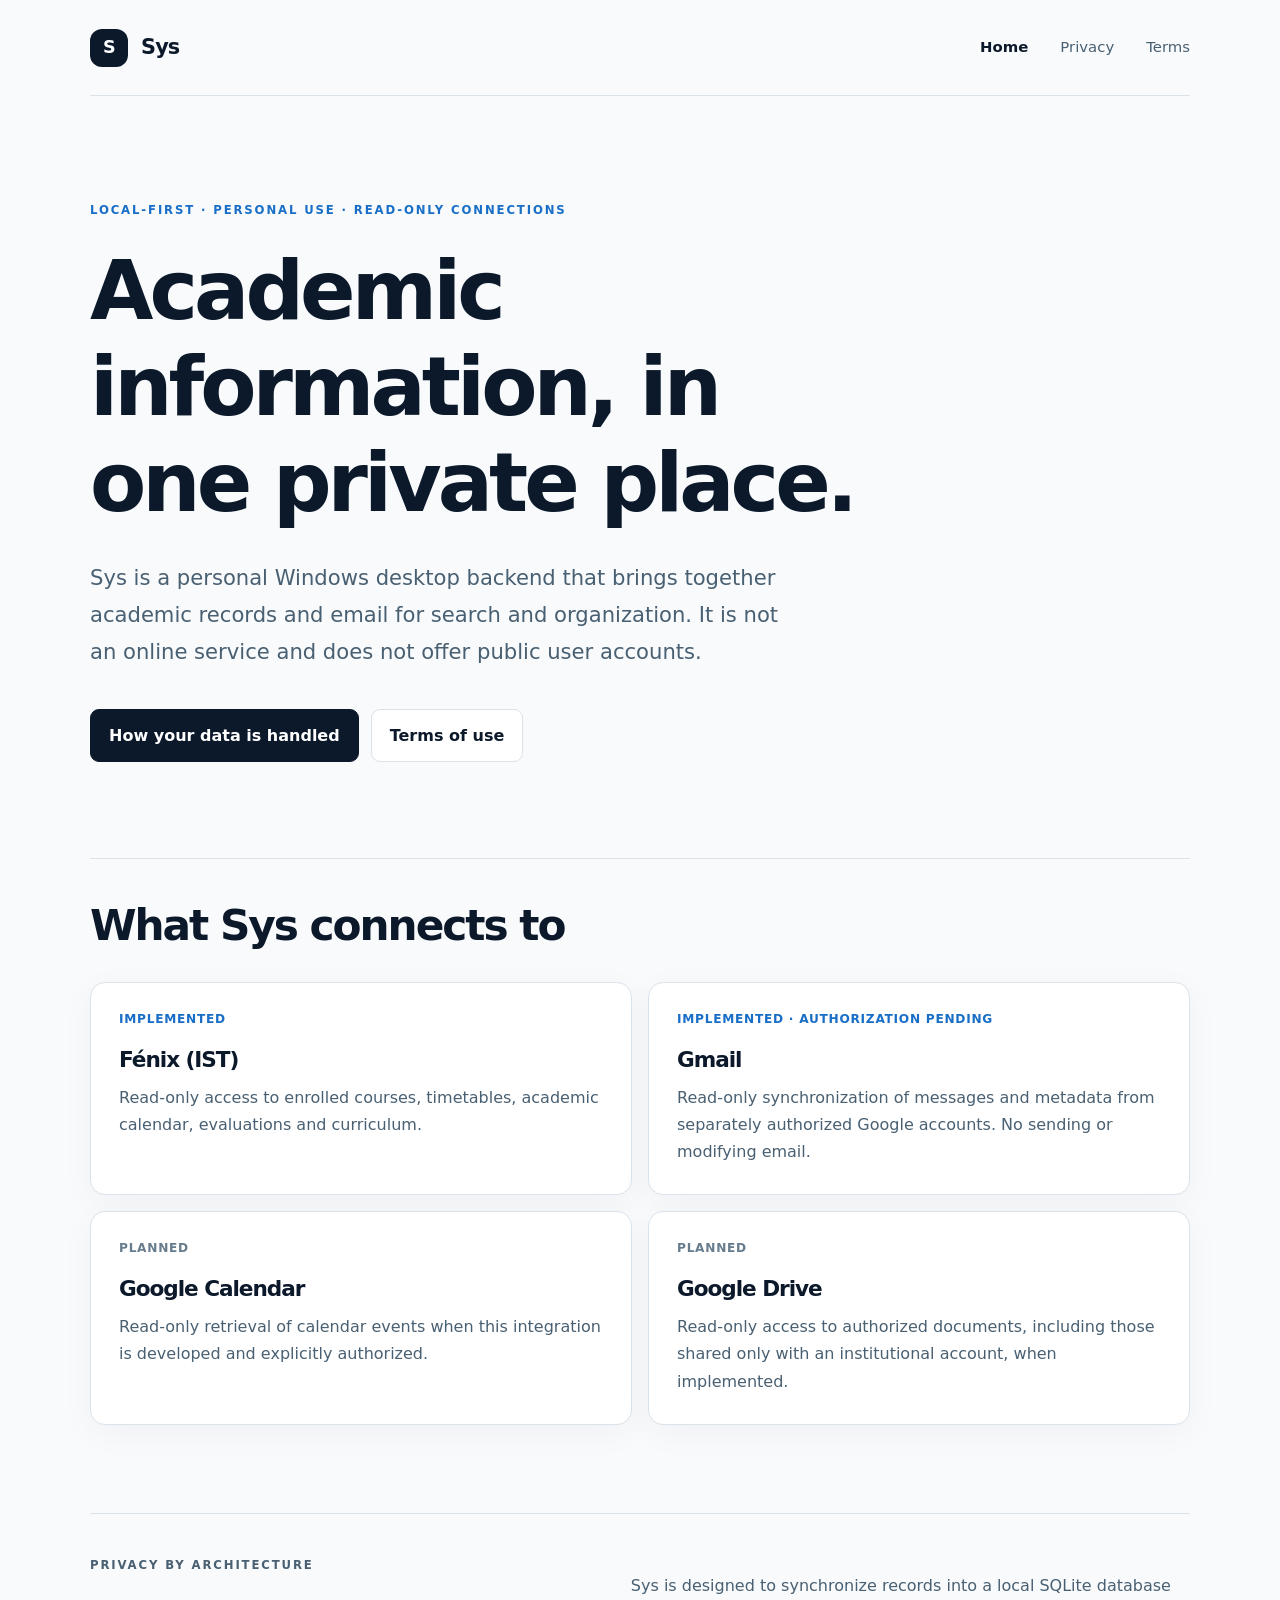
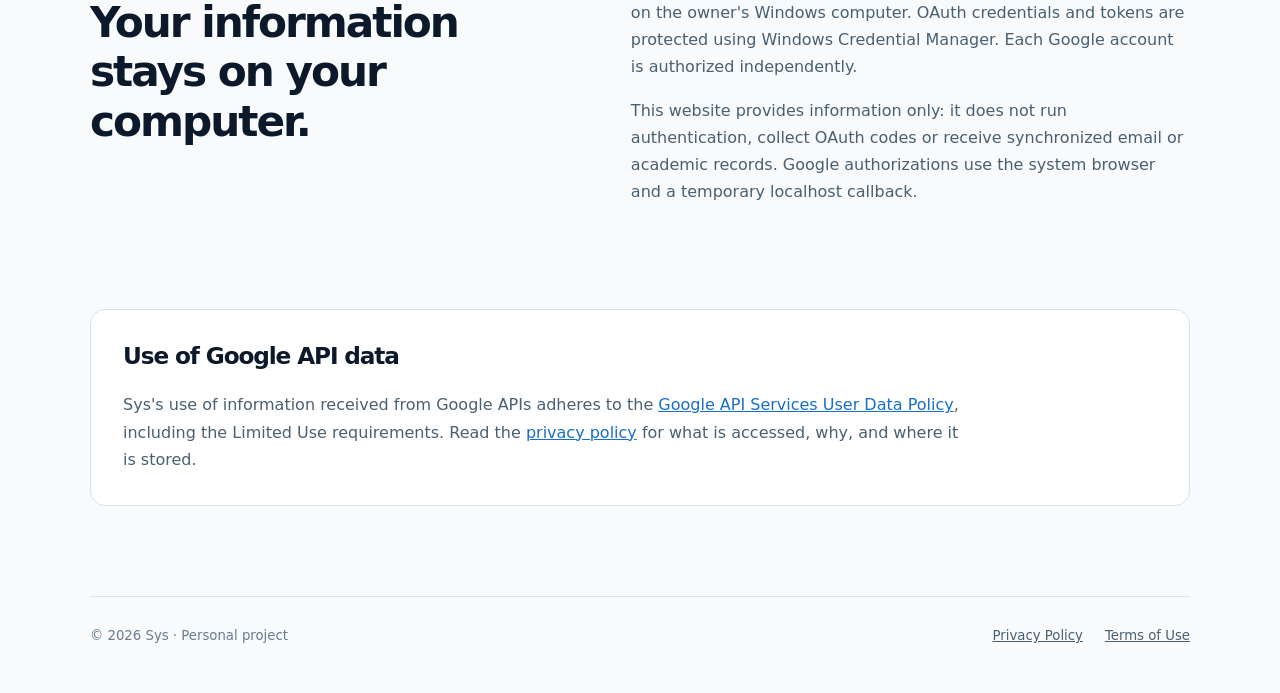
<file: index.html>
<!doctype html>
<html lang="en">
<head>
  <meta charset="utf-8">
  <meta name="viewport" content="width=device-width,initial-scale=1">
  <meta name="description" content="Sys is a personal, local-first academic information organizer.">
  <meta name="color-scheme" content="light dark">
  <title>Sys  |  Personal academic organizer</title>
  <link rel="stylesheet" href="styles.css">
</head>
<body>
  <div class="shell">
    <header class="topbar">
      <a class="brand" href="./" aria-label="Sys home"><span class="mark" aria-hidden="true">S</span><span>Sys</span></a>
      <nav aria-label="Main navigation"><a aria-current="page" href="./">Home</a><a href="privacy.html">Privacy</a><a href="terms.html">Terms</a></nav>
    </header>
    <main>
      <section class="hero" aria-labelledby="hero-title">
        <p class="eyebrow">Local-first · Personal use · Read-only connections</p>
        <h1 id="hero-title">Academic information, in one private place.</h1>
        <p class="lead">Sys is a personal Windows desktop backend that brings together academic records and email for search and organization. It is not an online service and does not offer public user accounts.</p>
        <div class="actions"><a class="action primary" href="privacy.html">How your data is handled</a><a class="action secondary" href="terms.html">Terms of use</a></div>
      </section>
      <section class="section" aria-labelledby="features-title">
        <h2 id="features-title">What Sys connects to</h2>
        <div class="grid">
          <article class="tile"><p class="status">Implemented</p><h3>Fénix (IST)</h3><p>Read-only access to enrolled courses, timetables, academic calendar, evaluations and curriculum.</p></article>
          <article class="tile"><p class="status">Implemented · authorization pending</p><h3>Gmail</h3><p>Read-only synchronization of messages and metadata from separately authorized Google accounts. No sending or modifying email.</p></article>
          <article class="tile"><p class="status future">Planned</p><h3>Google Calendar</h3><p>Read-only retrieval of calendar events when this integration is developed and explicitly authorized.</p></article>
          <article class="tile"><p class="status future">Planned</p><h3>Google Drive</h3><p>Read-only access to authorized documents, including those shared only with an institutional account, when implemented.</p></article>
        </div>
      </section>
      <section class="section split" aria-labelledby="model-title">
        <div><p class="eyebrow">Privacy by architecture</p><h2 id="model-title">Your information stays on your computer.</h2></div>
        <div><p>Sys is designed to synchronize records into a local SQLite database on the owner's Windows computer. OAuth credentials and tokens are protected using Windows Credential Manager. Each Google account is authorized independently.</p><p>This website provides information only: it does not run authentication, collect OAuth codes or receive synchronized email or academic records. Google authorizations use the system browser and a temporary localhost callback.</p></div>
      </section>
      <section class="notice">
        <h2>Use of Google API data</h2>
        <p>Sys's use of information received from Google APIs adheres to the <a href="https://developers.google.com/terms/api-services-user-data-policy" rel="noopener noreferrer">Google API Services User Data Policy</a>, including the Limited Use requirements. Read the <a href="privacy.html">privacy policy</a> for what is accessed, why, and where it is stored.</p>
      </section>
    </main>
    <footer><span>© 2026 Sys · Personal project</span><span><a href="privacy.html">Privacy Policy</a><a href="terms.html">Terms of Use</a></span></footer>
  </div>
</body>
</html>
</file>
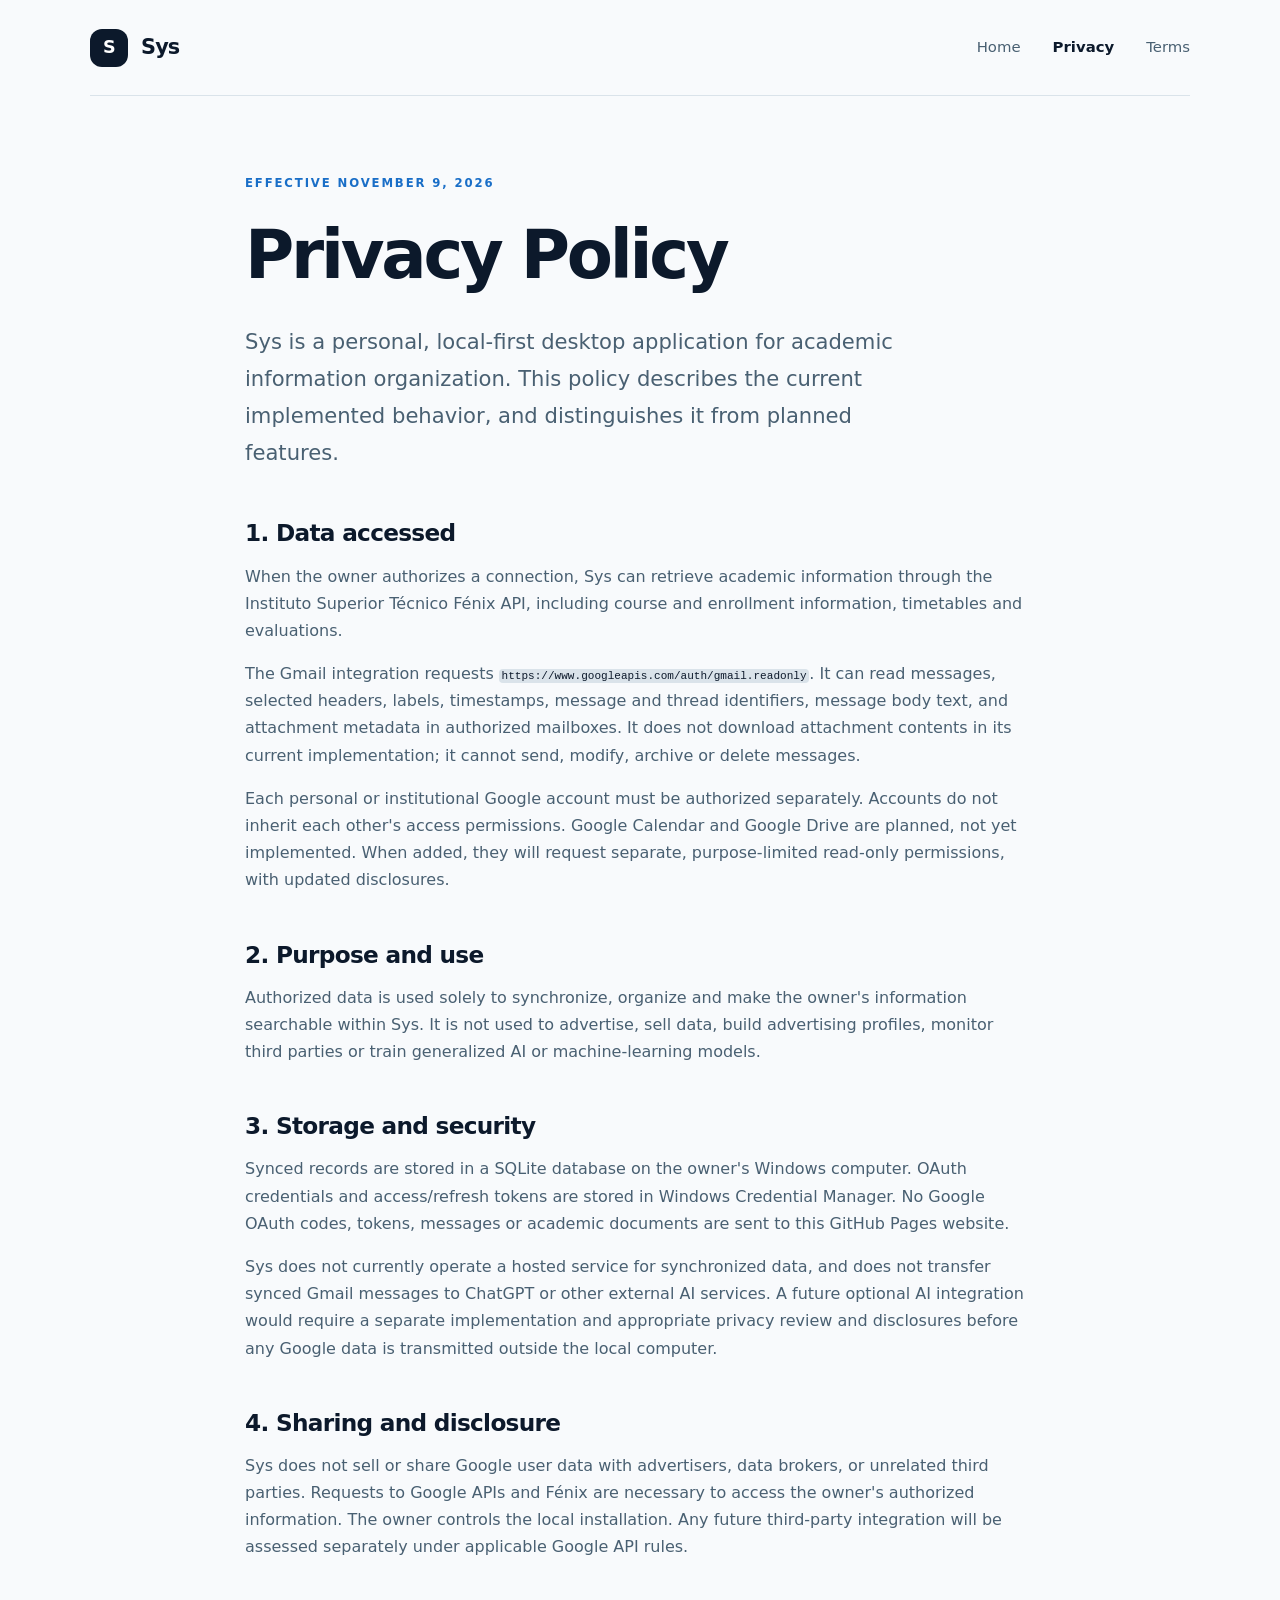
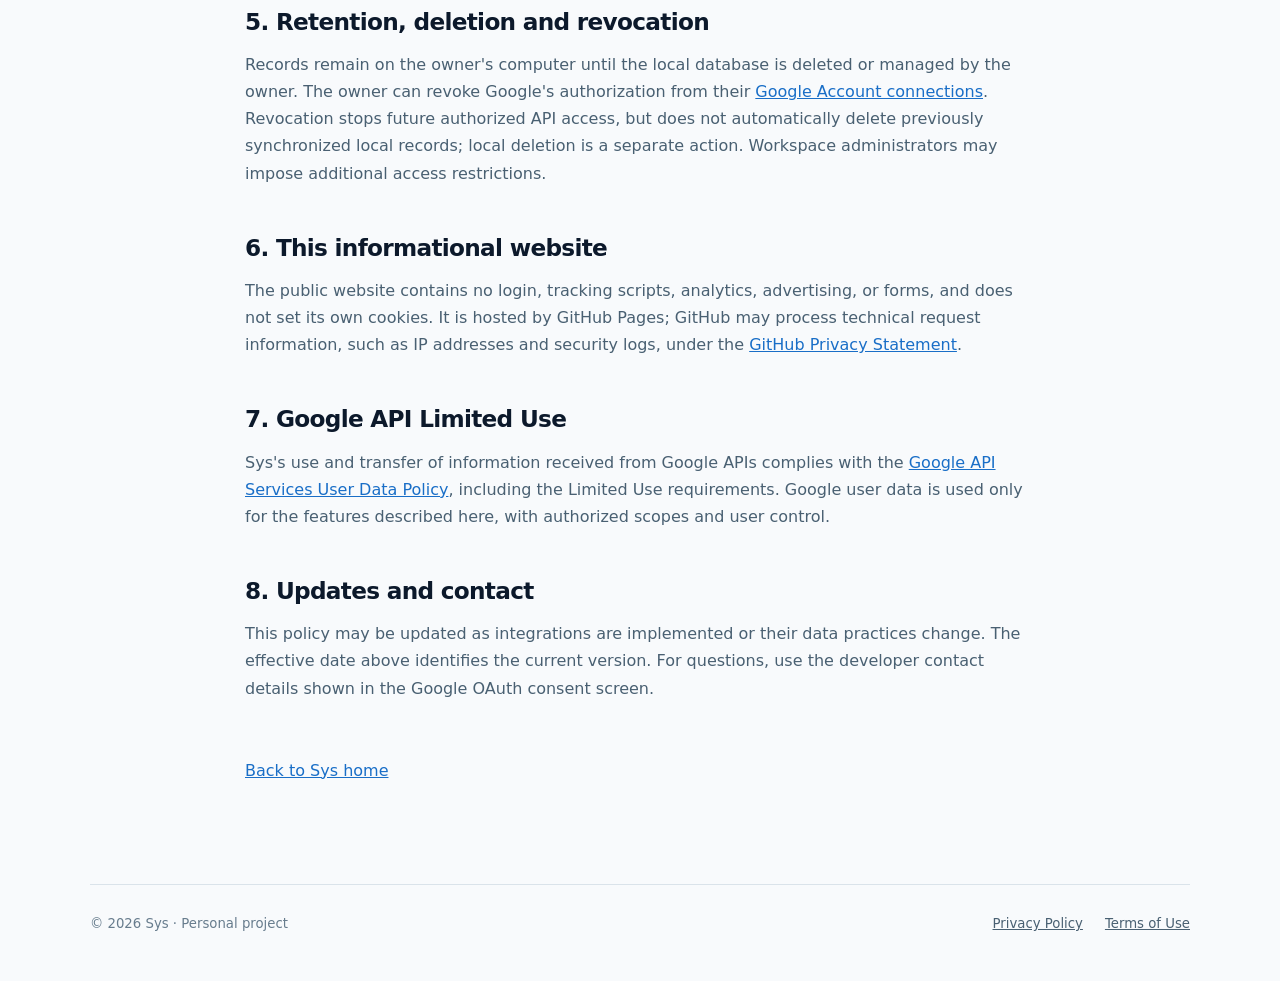
<file: privacy.html>
<!doctype html>
<html lang="en">
<head>
  <meta charset="utf-8">
  <meta name="viewport" content="width=device-width,initial-scale=1">
  <meta name="description" content="Privacy policy for the personal Sys academic organizer.">
  <meta name="color-scheme" content="light dark">
  <title>Privacy Policy  |  Sys</title>
  <link rel="stylesheet" href="styles.css">
</head>
<body>
  <div class="shell">
    <header class="topbar">
      <a class="brand" href="./" aria-label="Sys home"><span class="mark" aria-hidden="true">S</span><span>Sys</span></a>
      <nav aria-label="Main navigation"><a href="./">Home</a><a aria-current="page" href="privacy.html">Privacy</a><a href="terms.html">Terms</a></nav>
    </header>
    <main class="document">
      <p class="eyebrow">Effective November 9, 2026</p>
      <h1>Privacy Policy</h1>
      <p class="lead">Sys is a personal, local-first desktop application for academic information organization. This policy describes the current implemented behavior, and distinguishes it from planned features.</p>
      <h2>1. Data accessed</h2>
      <p>When the owner authorizes a connection, Sys can retrieve academic information through the Instituto Superior Técnico Fénix API, including course and enrollment information, timetables and evaluations.</p>
      <p>The Gmail integration requests <code>https://www.googleapis.com/auth/gmail.readonly</code>. It can read messages, selected headers, labels, timestamps, message and thread identifiers, message body text, and attachment metadata in authorized mailboxes. It does not download attachment contents in its current implementation; it cannot send, modify, archive or delete messages.</p>
      <p>Each personal or institutional Google account must be authorized separately. Accounts do not inherit each other's access permissions. Google Calendar and Google Drive are planned, not yet implemented. When added, they will request separate, purpose-limited read-only permissions, with updated disclosures.</p>
      <h2>2. Purpose and use</h2>
      <p>Authorized data is used solely to synchronize, organize and make the owner's information searchable within Sys. It is not used to advertise, sell data, build advertising profiles, monitor third parties or train generalized AI or machine-learning models.</p>
      <h2>3. Storage and security</h2>
      <p>Synced records are stored in a SQLite database on the owner's Windows computer. OAuth credentials and access/refresh tokens are stored in Windows Credential Manager. No Google OAuth codes, tokens, messages or academic documents are sent to this GitHub Pages website.</p>
      <p>Sys does not currently operate a hosted service for synchronized data, and does not transfer synced Gmail messages to ChatGPT or other external AI services. A future optional AI integration would require a separate implementation and appropriate privacy review and disclosures before any Google data is transmitted outside the local computer.</p>
      <h2>4. Sharing and disclosure</h2>
      <p>Sys does not sell or share Google user data with advertisers, data brokers, or unrelated third parties. Requests to Google APIs and Fénix are necessary to access the owner's authorized information. The owner controls the local installation. Any future third-party integration will be assessed separately under applicable Google API rules.</p>
      <h2>5. Retention, deletion and revocation</h2>
      <p>Records remain on the owner's computer until the local database is deleted or managed by the owner. The owner can revoke Google's authorization from their <a href="https://myaccount.google.com/connections" rel="noopener noreferrer">Google Account connections</a>. Revocation stops future authorized API access, but does not automatically delete previously synchronized local records; local deletion is a separate action. Workspace administrators may impose additional access restrictions.</p>
      <h2>6. This informational website</h2>
      <p>The public website contains no login, tracking scripts, analytics, advertising, or forms, and does not set its own cookies. It is hosted by GitHub Pages; GitHub may process technical request information, such as IP addresses and security logs, under the <a href="https://docs.github.com/en/site-policy/privacy-policies/github-general-privacy-statement" rel="noopener noreferrer">GitHub Privacy Statement</a>.</p>
      <h2>7. Google API Limited Use</h2>
      <p>Sys's use and transfer of information received from Google APIs complies with the <a href="https://developers.google.com/terms/api-services-user-data-policy" rel="noopener noreferrer">Google API Services User Data Policy</a>, including the Limited Use requirements. Google user data is used only for the features described here, with authorized scopes and user control.</p>
      <h2>8. Updates and contact</h2>
      <p>This policy may be updated as integrations are implemented or their data practices change. The effective date above identifies the current version. For questions, use the developer contact details shown in the Google OAuth consent screen.</p>
      <p class="back"><a href="./">Back to Sys home</a></p>
    </main>
    <footer><span>© 2026 Sys · Personal project</span><span><a href="privacy.html">Privacy Policy</a><a href="terms.html">Terms of Use</a></span></footer>
  </div>
</body>
</html>
</file>
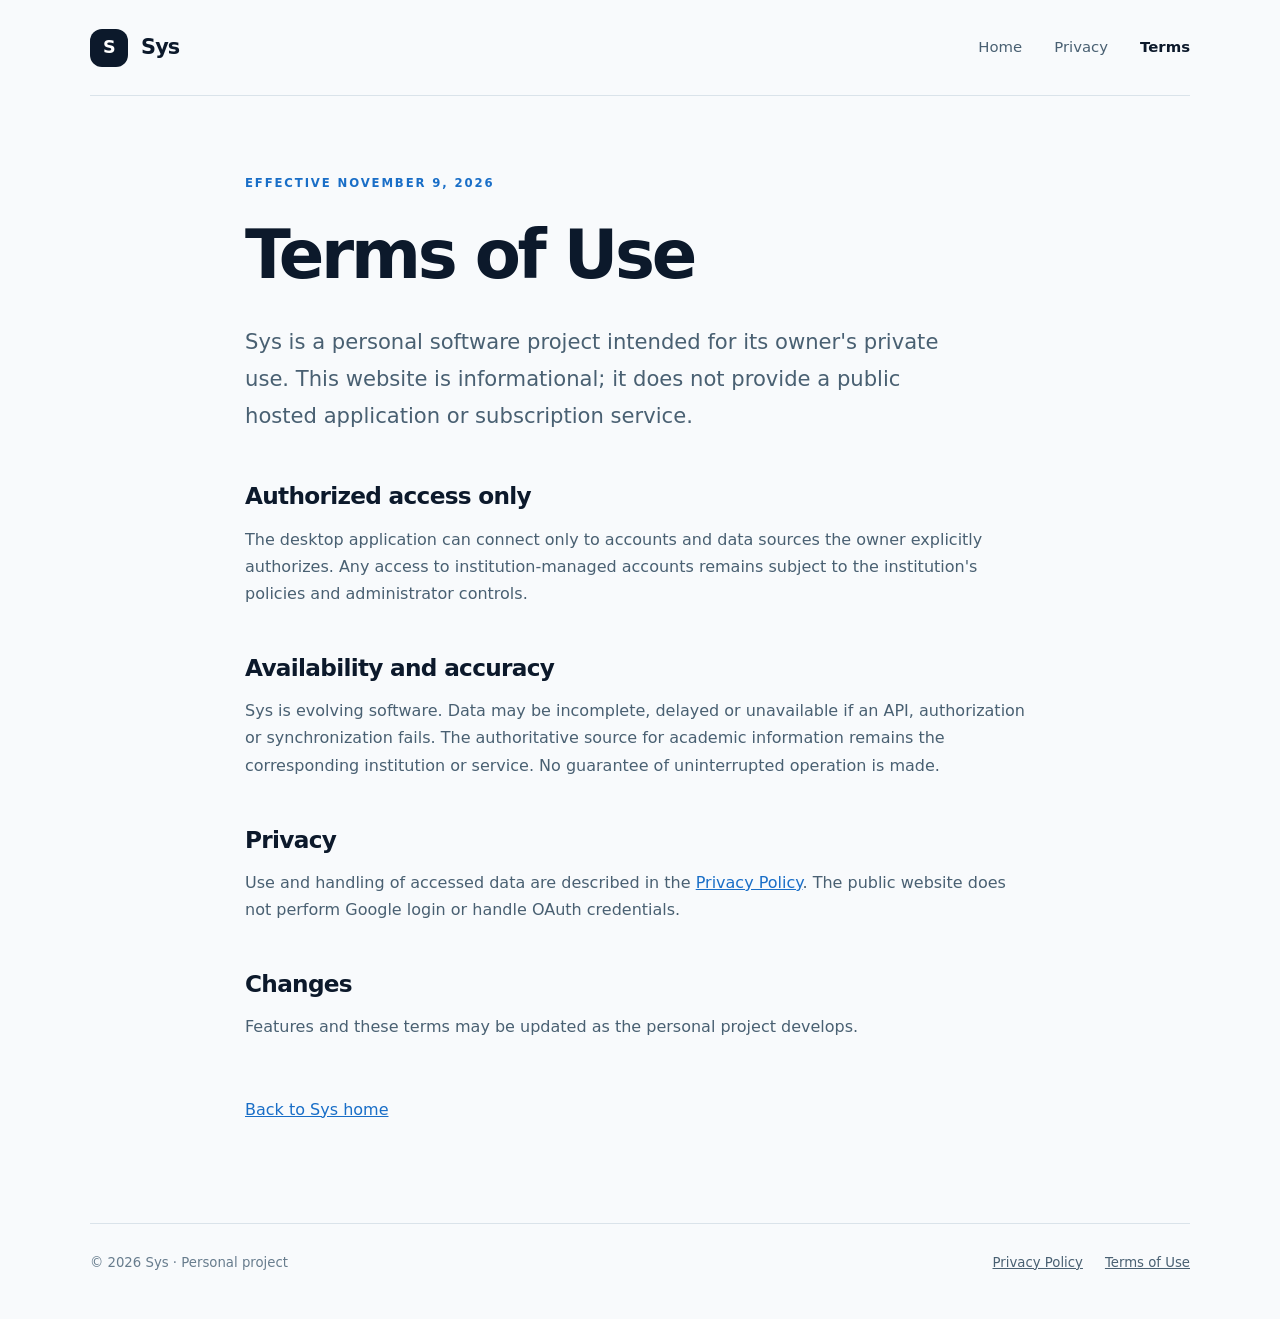
<file: terms.html>
<!doctype html>
<html lang="en">
<head>
  <meta charset="utf-8">
  <meta name="viewport" content="width=device-width,initial-scale=1">
  <meta name="description" content="Terms of use for Sys.">
  <meta name="color-scheme" content="light dark">
  <title>Terms of Use  |  Sys</title>
  <link rel="stylesheet" href="styles.css">
</head>
<body>
  <div class="shell">
    <header class="topbar">
      <a class="brand" href="./" aria-label="Sys home"><span class="mark" aria-hidden="true">S</span><span>Sys</span></a>
      <nav aria-label="Main navigation"><a href="./">Home</a><a href="privacy.html">Privacy</a><a aria-current="page" href="terms.html">Terms</a></nav>
    </header>
    <main class="document">
      <p class="eyebrow">Effective November 9, 2026</p>
      <h1>Terms of Use</h1>
      <p class="lead">Sys is a personal software project intended for its owner's private use. This website is informational; it does not provide a public hosted application or subscription service.</p>
      <h2>Authorized access only</h2>
      <p>The desktop application can connect only to accounts and data sources the owner explicitly authorizes. Any access to institution-managed accounts remains subject to the institution's policies and administrator controls.</p>
      <h2>Availability and accuracy</h2>
      <p>Sys is evolving software. Data may be incomplete, delayed or unavailable if an API, authorization or synchronization fails. The authoritative source for academic information remains the corresponding institution or service. No guarantee of uninterrupted operation is made.</p>
      <h2>Privacy</h2>
      <p>Use and handling of accessed data are described in the <a href="privacy.html">Privacy Policy</a>. The public website does not perform Google login or handle OAuth credentials.</p>
      <h2>Changes</h2>
      <p>Features and these terms may be updated as the personal project develops.</p>
      <p class="back"><a href="./">Back to Sys home</a></p>
    </main>
    <footer><span>© 2026 Sys · Personal project</span><span><a href="privacy.html">Privacy Policy</a><a href="terms.html">Terms of Use</a></span></footer>
  </div>
</body>
</html>
</file>
<file: styles.css>
:root{font-family:Inter,ui-sans-serif,system-ui,-apple-system,BlinkMacSystemFont,"Segoe UI",sans-serif;color-scheme:light dark;--bg:#f8fafc;--surface:#fff;--ink:#0c192b;--sub:#496072;--muted:#677c8d;--border:#dae3ea;--accent:#196ec7;--accent-dark:#124f90;--shadow:0 8px 34px rgba(13,37,62,.04)}*{box-sizing:border-box}html{scroll-behavior:smooth}body{margin:0;background:var(--bg);color:var(--ink);line-height:1.7}a{color:var(--accent)}a:hover{color:var(--accent-dark)}a:focus-visible{outline:3px solid #f29e38;outline-offset:4px;border-radius:3px}.shell{width:min(1100px,calc(100% - 48px));margin:0 auto}.topbar{display:flex;justify-content:space-between;align-items:center;min-height:96px;gap:24px;border-bottom:1px solid var(--border)}.brand{display:inline-flex;align-items:center;gap:13px;text-decoration:none;color:var(--ink);font-weight:760;font-size:1.3rem;letter-spacing:-.04em}.mark{display:grid;place-items:center;background:var(--ink);color:var(--surface);width:38px;height:38px;border-radius:12px;font-size:1.1rem;font-weight:750}.topbar nav{display:flex;flex-wrap:wrap;gap:clamp(14px,3vw,32px)}.topbar nav a{text-decoration:none;color:var(--sub);font-size:.93rem}.topbar nav a[aria-current=page]{color:var(--ink);font-weight:700}.hero{padding:105px 0 96px;max-width:790px}.eyebrow{font-size:.73rem;letter-spacing:.16em;text-transform:uppercase;color:var(--accent);font-weight:760;margin:0 0 22px}h1,h2,h3{letter-spacing:-.048em;line-height:1.17}h1{font-size:clamp(2.7rem,6.4vw,5.2rem);margin:0 0 30px;font-weight:750}h2{font-size:clamp(1.75rem,3.3vw,2.65rem);margin:0 0 22px;font-weight:740}h3{font-size:1.35rem;margin:5px 0 12px}.lead{font-size:clamp(1.08rem,2vw,1.32rem);color:var(--sub);max-width:700px;line-height:1.75;margin:0}.actions{display:flex;flex-wrap:wrap;gap:12px;margin-top:38px}.action{display:inline-flex;align-items:center;justify-content:center;padding:12px 18px;border-radius:9px;text-decoration:none;font-weight:650;border:1px solid var(--border)}.primary{background:var(--ink);border-color:var(--ink);color:#fff}.primary:hover{background:#26425d;color:#fff}.secondary{color:var(--ink);background:var(--surface)}.section{padding:42px 0 88px;border-top:1px solid var(--border)}.grid{display:grid;grid-template-columns:repeat(2,minmax(0,1fr));gap:16px;margin-top:31px}.tile{border:1px solid var(--border);border-radius:15px;padding:26px 28px 29px;background:var(--surface);box-shadow:var(--shadow)}.tile p:last-child{margin:0;color:var(--sub)}.status{font-size:.76rem;color:var(--accent);font-weight:750;text-transform:uppercase;letter-spacing:.06em;margin:0 0 17px}.status.future{color:var(--muted)}.split{display:grid;grid-template-columns:minmax(0,.86fr) minmax(0,1fr);gap:60px}.split p{color:var(--sub)}.notice{border:1px solid var(--border);background:var(--surface);padding:32px;border-radius:15px;margin:0 0 90px}.notice h2{font-size:1.45rem}.notice p{color:var(--sub);margin:0;max-width:850px}.document{max-width:790px;margin:78px auto 100px}.document h1{font-size:clamp(2.6rem,6vw,4.2rem)}.document h2{font-size:1.45rem;letter-spacing:-.03em;margin:47px 0 13px}.document p:not(.eyebrow){color:var(--sub)}.document code{font-size:.85em;overflow-wrap:anywhere;padding:.1em .25em;border-radius:4px;background:var(--border);color:var(--ink)}.back{margin-top:55px}footer{border-top:1px solid var(--border);padding:28px 0 45px;display:flex;justify-content:space-between;gap:16px;color:var(--muted);font-size:.83rem}footer span:last-child{display:flex;gap:22px}footer a{color:var(--sub)}@media(max-width:680px){.shell{width:min(100% - 32px,1100px)}.topbar{align-items:flex-start;padding:20px 0;min-height:auto;flex-direction:column;gap:14px}.hero{padding:72px 0}.grid,.split{grid-template-columns:1fr;gap:15px}.section{padding:38px 0 62px}.tile{padding:22px}.notice{margin-bottom:60px;padding:24px}.document{margin:65px auto 80px}footer{flex-direction:column}}@media(prefers-color-scheme:dark){:root{--bg:#0b121c;--surface:#141f2b;--ink:#eff5fc;--sub:#bbccda;--muted:#94a9bc;--border:#2b3b4b;--accent:#75b6ff;--accent-dark:#add5ff;--shadow:none}.mark{color:#0b121c}.primary{background:#e7f1fc;color:#0b121c;border-color:#e7f1fc}.primary:hover{background:#c5dff7;color:#0b121c}.secondary{background:var(--surface);color:var(--ink)}}
</file>
